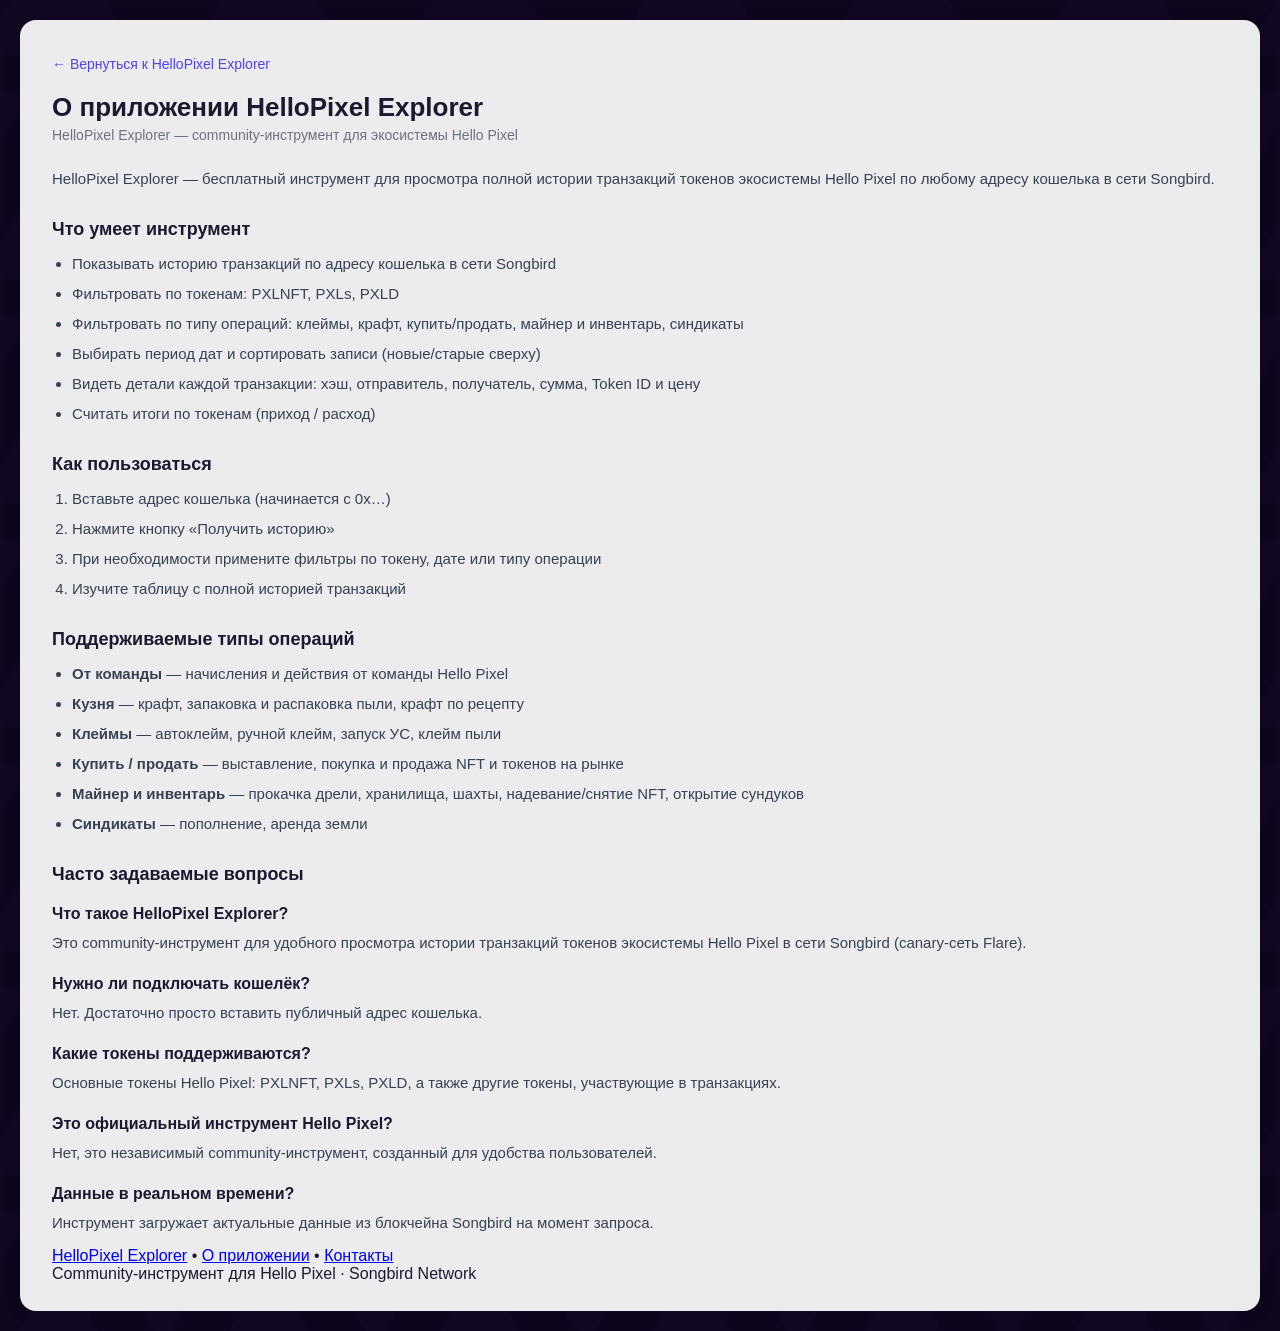
<file: about.html>
<!DOCTYPE html>
<html lang="ru">
<head>
    <meta charset="UTF-8" />
    <meta name="viewport" content="width=device-width, initial-scale=1.0, maximum-scale=1.0, user-scalable=no" />
    <title>О приложении — HelloPixel Explorer / Songbird Explorer</title>
    <meta name="description" content="Что такое HelloPixel Explorer (Songbird Explorer) — бесплатный инструмент для просмотра истории транзакций токенов Hello Pixel в сети Songbird.">
    <meta name="theme-color" content="#0f172a" />
    <link rel="stylesheet" href="style.css" />

    <style>
        .about-content h2 {
            font-size: 18px;
            margin: 28px 0 12px 0;
            color: #1a1a2e;
        }
        .about-content h3 {
            font-size: 16px;
            margin: 20px 0 8px 0;
            color: #1a1a2e;
        }
        .about-content p {
            font-size: 15px;
            line-height: 1.6;
            color: #374151;
            margin-bottom: 12px;
        }
        .about-content ul, .about-content ol {
            margin: 12px 0 16px 20px;
            color: #374151;
            font-size: 15px;
            line-height: 1.6;
        }
        .about-content li {
            margin-bottom: 6px;
        }
        .back-link {
            display: inline-block;
            margin-top: 8px;
            margin-bottom: 20px;
            color: #4f46e5;
            text-decoration: none;
            font-size: 14px;
            font-weight: 500;
        }
        .back-link:hover {
            text-decoration: underline;
        }
        .lead {
            font-size: 16px;
            line-height: 1.6;
            color: #1a1a2e;
            margin-bottom: 20px;
        }
    </style>
</head>
<body>
    <div class="container">
        <div class="card">
            <a href="./index.html" class="back-link">← Вернуться к HelloPixel Explorer</a>

            <h1>О приложении HelloPixel Explorer</h1>
            <p class="subtitle">HelloPixel Explorer — community-инструмент для экосистемы Hello Pixel</p>

            <div class="about-content">
                <p class="lead">
                    HelloPixel Explorer — бесплатный инструмент для просмотра полной истории транзакций токенов экосистемы Hello Pixel по любому адресу кошелька в сети Songbird.
                </p>

                <h2>Что умеет инструмент</h2>
                <ul>
                    <li>Показывать историю транзакций по адресу кошелька в сети Songbird</li>
                    <li>Фильтровать по токенам: PXLNFT, PXLs, PXLD</li>
                    <li>Фильтровать по типу операций: клеймы, крафт, купить/продать, майнер и инвентарь, синдикаты</li>
                    <li>Выбирать период дат и сортировать записи (новые/старые сверху)</li>
                    <li>Видеть детали каждой транзакции: хэш, отправитель, получатель, сумма, Token ID и цену</li>
                    <li>Считать итоги по токенам (приход / расход)</li>
                </ul>

                <h2>Как пользоваться</h2>
                <ol>
                    <li>Вставьте адрес кошелька (начинается с 0x…)</li>
                    <li>Нажмите кнопку «Получить историю»</li>
                    <li>При необходимости примените фильтры по токену, дате или типу операции</li>
                    <li>Изучите таблицу с полной историей транзакций</li>
                </ol>

                <h2>Поддерживаемые типы операций</h2>
                <ul>
                    <li><strong>От команды</strong> — начисления и действия от команды Hello Pixel</li>
                    <li><strong>Кузня</strong> — крафт, запаковка и распаковка пыли, крафт по рецепту</li>
                    <li><strong>Клеймы</strong> — автоклейм, ручной клейм, запуск УС, клейм пыли</li>
                    <li><strong>Купить / продать</strong> — выставление, покупка и продажа NFT и токенов на рынке</li>
                    <li><strong>Майнер и инвентарь</strong> — прокачка дрели, хранилища, шахты, надевание/снятие NFT, открытие сундуков</li>
                    <li><strong>Синдикаты</strong> — пополнение, аренда земли</li>
                </ul>

                <h2>Часто задаваемые вопросы</h2>

                <h3>Что такое HelloPixel Explorer?</h3>
                <p>Это community-инструмент для удобного просмотра истории транзакций токенов экосистемы Hello Pixel в сети Songbird (canary-сеть Flare).</p>

                <h3>Нужно ли подключать кошелёк?</h3>
                <p>Нет. Достаточно просто вставить публичный адрес кошелька.</p>

                <h3>Какие токены поддерживаются?</h3>
                <p>Основные токены Hello Pixel: PXLNFT, PXLs, PXLD, а также другие токены, участвующие в транзакциях.</p>

                <h3>Это официальный инструмент Hello Pixel?</h3>
                <p>Нет, это независимый community-инструмент, созданный для удобства пользователей.</p>

                <h3>Данные в реальном времени?</h3>
                <p>Инструмент загружает актуальные данные из блокчейна Songbird на момент запроса.</p>
            </div>

            <!-- Футер -->
            <footer class="site-footer">
                <div class="footer-links">
                    <a href="./index.html">HelloPixel Explorer</a>
                    <span class="footer-separator">•</span>
                    <a href="about.html">О приложении</a>
                    <span class="footer-separator">•</span>
                    <a href="contacts.html">Контакты</a>
                </div>
                <div class="footer-copy">
                    Community-инструмент для Hello Pixel · Songbird Network
                </div>
            </footer>
        </div>
    </div>
</body>
</html>
</file>
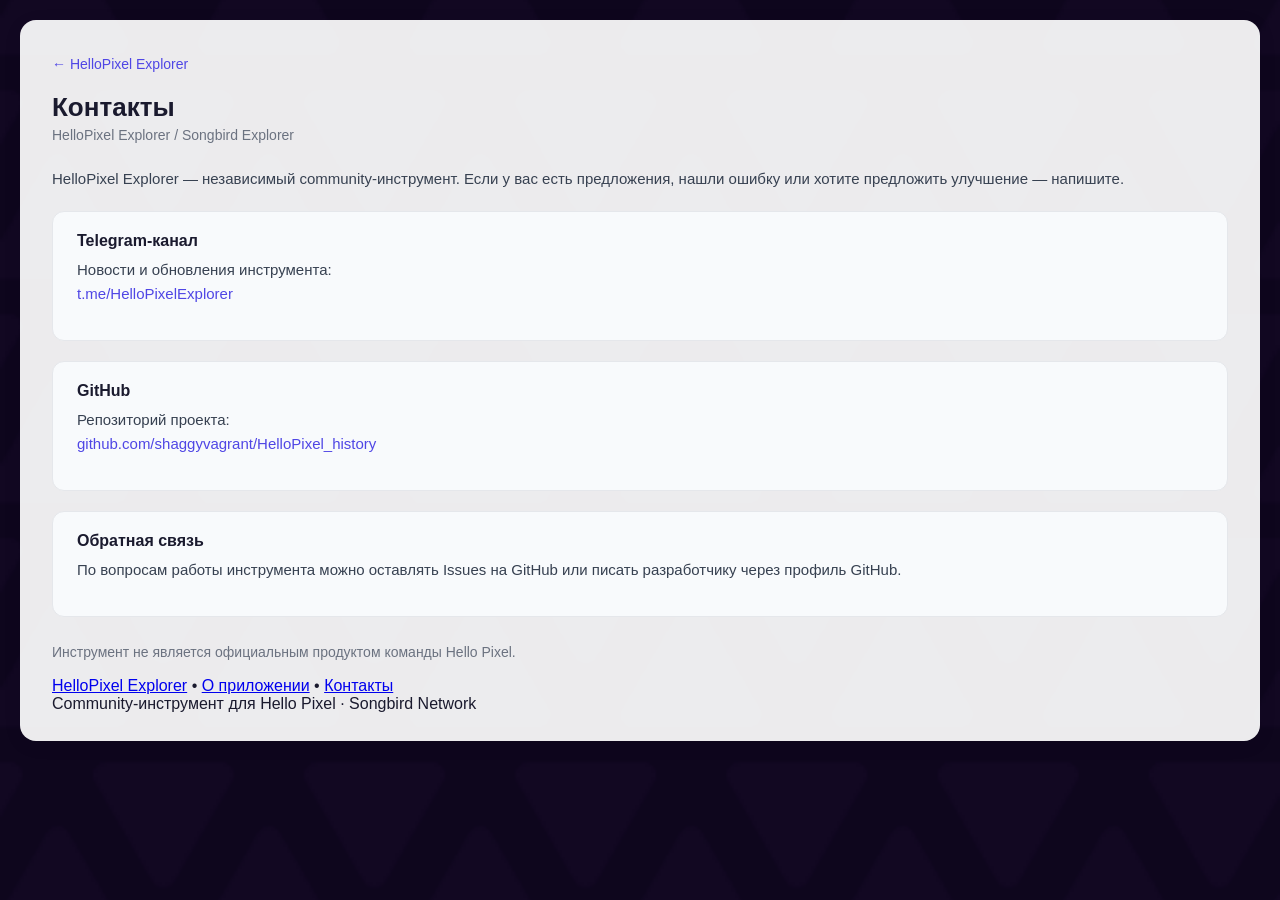
<file: contacts.html>
<!DOCTYPE html>
<html lang="ru">
<head>
    <meta charset="UTF-8" />
    <meta name="viewport" content="width=device-width, initial-scale=1.0, maximum-scale=1.0, user-scalable=no" />
    <title>Контакты — HelloPixel Explorer</title>
    <meta name="description" content="Контакты разработчика HelloPixel Explorer (Songbird Explorer) — community-инструмента для просмотра истории транзакций Hello Pixel.">
    <meta name="theme-color" content="#0f172a" />
    <link rel="stylesheet" href="style.css" />

    <style>
        .contacts-content p {
            font-size: 15px;
            line-height: 1.6;
            color: #374151;
            margin-bottom: 14px;
        }
        .contacts-content a {
            color: #4f46e5;
            text-decoration: none;
            font-weight: 500;
        }
        .contacts-content a:hover {
            text-decoration: underline;
        }
        .back-link {
            display: inline-block;
            margin-top: 8px;
            margin-bottom: 20px;
            color: #4f46e5;
            text-decoration: none;
            font-size: 14px;
            font-weight: 500;
        }
        .back-link:hover {
            text-decoration: underline;
        }
        .contact-card {
            background: #f8fafc;
            border: 1px solid #e5e7eb;
            border-radius: 12px;
            padding: 20px 24px;
            margin: 20px 0;
        }
        .contact-card h3 {
            font-size: 16px;
            margin-bottom: 8px;
            color: #1a1a2e;
        }
    </style>
</head>
<body>
    <div class="container">
        <div class="card">
            <a href="./index.html" class="back-link">← HelloPixel Explorer</a>

            <h1>Контакты</h1>
            <p class="subtitle">HelloPixel Explorer / Songbird Explorer</p>

            <div class="contacts-content">
                <p>
                    HelloPixel Explorer — независимый community-инструмент.
                    Если у вас есть предложения, нашли ошибку или хотите предложить улучшение — напишите.
                </p>
                <div class="contact-card">
                    <h3>Telegram-канал</h3>
                    <p>
                        Новости и обновления инструмента:<br>
                        <a href="https://t.me/HelloPixelExplorer" target="_blank" rel="noopener">
                            t.me/HelloPixelExplorer
                        </a>
                    </p>
                </div>

                <div class="contact-card">
                    <h3>GitHub</h3>
                    <p>
                        Репозиторий проекта:<br>
                        <a href="https://github.com/shaggyvagrant/HelloPixel_history" target="_blank" rel="noopener">
                            github.com/shaggyvagrant/HelloPixel_history
                        </a>
                    </p>
                </div>

                <div class="contact-card">
                    <h3>Обратная связь</h3>
                    <p>
                        По вопросам работы инструмента можно оставлять Issues на GitHub
                        или писать разработчику через профиль GitHub.
                    </p>
                </div>

                <p style="margin-top: 24px; color: #6b7280; font-size: 14px;">
                    Инструмент не является официальным продуктом команды Hello Pixel.
                </p>
            </div>

            <!-- Футер -->
            <footer class="site-footer">
                <div class="footer-links">
                    <a href="./index.html">HelloPixel Explorer</a>
                    <span class="footer-separator">•</span>
                    <a href="about.html">О приложении</a>
                    <span class="footer-separator">•</span>
                    <a href="contacts.html">Контакты</a>
                </div>
                <div class="footer-copy">
                    Community-инструмент для Hello Pixel · Songbird Network
                </div>
            </footer>
        </div>
    </div>
</body>
</html>
</file>
<file: style.css>
/* style.css — Стили для Songbird Explorer */

* {
    margin: 0;
    padding: 0;
    box-sizing: border-box;
}

/* ----- Фоновое изображение ----- */
body {
    font-family: -apple-system, BlinkMacSystemFont, 'Segoe UI', Roboto, sans-serif;
    background-image: url('bg-KB84Wn3A.png');
    background-size: cover;
    background-position: center;
    background-attachment: fixed;
    background-repeat: no-repeat;
    padding: 20px;
    color: #1a1a2e;
}

.card {
    background: rgba(255, 255, 255, 0.92);
    border-radius: 16px;
    box-shadow: 0 4px 20px rgba(0, 0, 0, 0.06);
    padding: 28px 32px;
}

.container {
    max-width: 1300px;
    margin: 0 auto;
}

h1 {
    font-size: 26px;
    font-weight: 700;
    margin-bottom: 4px;
    color: #1a1a2e;
}

.subtitle {
    color: #6b7280;
    font-size: 14px;
    margin-bottom: 24px;
}

/* ----- Форма ввода ----- */
.form-group {
    display: flex;
    gap: 12px;
    flex-wrap: wrap;
    margin-bottom: 12px;
}

.input-wrapper {
    flex: 1;
    min-width: 200px;
}
.input-wrapper input {
    width: 100%;
    padding: 10px 16px;
    border: 1.5px solid #e5e7eb;
    border-radius: 10px;
    font-size: 14px;
    background: #fafbfc;
    transition: border-color 0.2s, box-shadow 0.2s;
}
.input-wrapper input:focus {
    outline: none;
    border-color: #4f46e5;
    box-shadow: 0 0 0 4px rgba(79, 70, 229, 0.08);
}

.form-group select {
    padding: 10px 16px;
    border: 1.5px solid #e5e7eb;
    border-radius: 10px;
    font-size: 14px;
    background: #fafbfc;
    min-width: 160px;
    transition: border-color 0.2s, box-shadow 0.2s;
}
.form-group select:focus {
    outline: none;
    border-color: #4f46e5;
    box-shadow: 0 0 0 4px rgba(79, 70, 229, 0.08);
}

.form-group button {
    padding: 10px 28px;
    background: #4f46e5;
    color: white;
    border: none;
    border-radius: 10px;
    font-size: 14px;
    font-weight: 600;
    cursor: pointer;
    transition: background 0.2s, transform 0.1s;
    white-space: nowrap;
}
.form-group button:hover {
    background: #4338ca;
}
.form-group button:active {
    transform: scale(0.97);
}
.form-group button:disabled {
    opacity: 0.5;
    cursor: not-allowed;
    transform: none;
}

/* ----- Статус-сообщение ----- */
.status-message {
    padding: 10px 14px;
    border-radius: 8px;
    font-size: 14px;
    margin: 8px 0 16px 0;
    display: none;
}
.status-message.success {
    display: block;
    background: #ecfdf5;
    color: #065f46;
    border: 1px solid #a7f3d0;
}
.status-message.error {
    display: block;
    background: #fef2f2;
    color: #991b1b;
    border: 1px solid #fca5a5;
}
.status-message.info {
    display: block;
    background: #eff6ff;
    color: #1e40af;
    border: 1px solid #93c5fd;
}

/* ----- Статистика ----- */
.stats {
    display: flex;
    gap: 28px;
    flex-wrap: wrap;
    margin: 12px 0 16px 0;
    padding: 12px 20px;
    background: #f8fafc;
    border-radius: 10px;
    border: 1px solid #e9edf2;
}
.stats span {
    font-size: 14px;
    color: #4b5563;
}
.stats strong {
    color: #1a1a2e;
}

/* ----- Фильтры ----- */
.filters {
    padding: 0;
    overflow: hidden;
    transition: all 0.3s ease;
    background: #f9fafb;
    border-radius: 10px;
    border: 1px solid #e9edf2;
    margin-bottom: 16px;
}

.filters-header {
    display: flex;
    justify-content: space-between;
    align-items: center;
    padding: 12px 16px;
    cursor: pointer;
    user-select: none;
    transition: background 0.2s;
    background: #f9fafb;
    border-radius: 10px 10px 0 0;
}
.filters-header:hover {
    background: #f3f4f6;
}

.filters-title {
    font-weight: 600;
    font-size: 15px;
    color: #1a1a2e;
}

.filters-toggle {
    background: none;
    border: none;
    cursor: pointer;
    padding: 4px;
    color: #6b7280;
    transition: transform 0.3s ease, color 0.2s;
    line-height: 1;
}
.filters-toggle:hover {
    color: #1a1a2e;
}

.filters-toggle .toggle-icon {
    transition: transform 0.2s ease;
}
.filters-toggle.collapsed .toggle-icon {
    transform: rotate(180deg);
}

.filters-content {
    padding: 0 16px 16px 16px;
    overflow: hidden;
    transition: max-height 0.4s ease, padding 0.3s ease;
    max-height: 2000px;
}

.filters-content.collapsed {
    max-height: 0;
    padding: 0 16px;
}

.filters-content .filter-group:first-child {
    margin-top: 0;
}
.filters-content .filter-group {
    padding: 8px 0;
}

.filter-group {
    display: flex;
    gap: 16px;
    flex-wrap: wrap;
    align-items: center;
}
.filter-group label {
    display: flex;
    align-items: center;
    gap: 6px;
    font-size: 14px;
    cursor: pointer;
    color: #4b5563;
    user-select: none;
}
.filter-group input[type="checkbox"] {
    width: 16px;
    height: 16px;
    accent-color: #4f46e5;
    cursor: pointer;
}
.filter-label {
    font-weight: 600;
    color: #1a1a2e;
    font-size: 14px;
    margin-right: 4px;
}
.method-filters {
    border-top: 1px dashed #e5e7eb;
    padding-top: 10px;
}
.method-filters label {
    background: white;
    padding: 4px 12px;
    border-radius: 20px;
    border: 1px solid #e5e7eb;
    transition: all 0.2s;
}
.method-filters label:hover {
    background: #f3f4f6;
}
.method-filters label:has(input:checked) {
    background: #eef2ff;
    border-color: #4f46e5;
}

/* ----- Пагинация (общие кнопки) ----- */
.pagination {
    display: flex;
    align-items: center;
    justify-content: space-between;
    gap: 16px;
    flex-wrap: wrap;
    margin: 16px 0 12px 0;
    padding: 8px 4px;
}
.pagination button {
    padding: 8px 18px;
    background: #f3f4f6;
    border: 1px solid #e5e7eb;
    border-radius: 8px;
    font-size: 14px;
    cursor: pointer;
    transition: background 0.2s;
    font-weight: 500;
}
.pagination button:hover:not(:disabled) {
    background: #e5e7eb;
}
.pagination button:disabled {
    opacity: 0.4;
    cursor: not-allowed;
}

/* ===== КНОПКА "ЗАГРУЗИТЬ ЕЩЁ" ===== */
.pagination .load-more-btn,
.pagination .load-more-btn:not(:disabled) {
    background-color: #0d9488 !important;
    color: #ffffff !important;
    border: 2px solid #0d9488 !important;
    border-radius: 8px !important;
    padding: 10px 22px !important;
    font-size: 15px !important;
    font-weight: 700 !important;
    cursor: pointer !important;
    box-shadow: 0 2px 6px rgba(13, 148, 136, 0.4) !important;
    transition: background-color 0.2s, transform 0.1s !important;
    opacity: 1 !important;
    text-shadow: none !important;
    letter-spacing: 0.3px !important;
}
.pagination .load-more-btn:hover:not(:disabled) {
    background-color: #0f766e !important;
    border-color: #0f766e !important;
    transform: scale(1.02) !important;
}
.pagination .load-more-btn:active:not(:disabled) {
    transform: scale(0.97) !important;
}
.pagination .load-more-btn:disabled {
    background-color: #6b7280 !important;
    border-color: #6b7280 !important;
    color: #f3f4f6 !important;
    opacity: 0.7 !important;
    cursor: not-allowed !important;
    box-shadow: none !important;
    transform: none !important;
}
.pagination .load-more-btn .spinner {
    border: 2px solid #ffffff !important;
    border-top: 2px solid transparent !important;
    width: 16px !important;
    height: 16px !important;
    display: inline-block !important;
    vertical-align: middle !important;
    margin-right: 8px !important;
    border-radius: 50% !important;
    animation: spin 0.8s linear infinite !important;
}

@keyframes spin {
    to { transform: rotate(360deg); }
}

/* Кнопки "Первая" и "Последняя" */
.pagination .firstPageBtn,
.pagination .lastPageBtn {
    padding: 8px 14px;
    background: #f3f4f6;
    border: 1px solid #e5e7eb;
    border-radius: 8px;
    font-size: 13px;
    cursor: pointer;
    transition: background 0.2s;
    font-weight: 500;
}
.pagination .firstPageBtn:hover:not(:disabled),
.pagination .lastPageBtn:hover:not(:disabled) {
    background: #e5e7eb;
}
.pagination .firstPageBtn:disabled,
.pagination .lastPageBtn:disabled {
    opacity: 0.4;
    cursor: not-allowed;
}

/* ----- Номера страниц ----- */
.page-numbers {
    display: flex;
    gap: 4px;
    align-items: center;
    flex-wrap: wrap;
}

.page-number {
    min-width: 34px;
    width: 34px;
    height: 34px;
    padding: 0;
    border: 2px solid #D1D5DB;
    border-radius: 8px;
    background: #F3F4F6;
    color: #77677B;
    font-size: 14px;
    font-weight: 600;
    cursor: pointer;
    transition: all 0.2s ease;
    display: flex;
    align-items: center;
    justify-content: center;
    line-height: 1;
}
.page-number:hover:not(.active):not(:disabled) {
    background: #e5e7eb;
    border-color: #b0b8c4;
    transform: scale(1.02);
}
.page-number.active {
    background: #301B66;
    color: #8527D4;
    border-color: #8527D4;
}
.page-number:disabled {
    opacity: 0.5;
    cursor: not-allowed;
    transform: none;
}
.page-number:disabled.active {
    opacity: 1;
    cursor: default;
}
.page-number.ellipsis {
    border: none;
    background: transparent;
    color: #6b7280;
    cursor: default;
    width: auto;
    min-width: 20px;
}
.page-number.ellipsis:hover {
    background: transparent;
    transform: none;
}

/* ----- Индикатор загрузки в таблице ----- */
.loading-indicator {
    text-align: center;
    padding: 20px;
    color: #4b5563;
    font-size: 14px;
}
.loading-indicator .spinner {
    border: 2px solid #4f46e5 !important;
    border-top: 2px solid transparent !important;
    width: 20px !important;
    height: 20px !important;
    display: inline-block !important;
    vertical-align: middle !important;
    margin-right: 8px !important;
    border-radius: 50% !important;
    animation: spin 0.8s linear infinite !important;
}

/* ----- Таблица (десктоп) ----- */
.table-wrap {
    overflow-x: auto;
    border-radius: 10px;
    border: 1px solid #f0f0f0;
}
table {
    width: 100%;
    border-collapse: collapse;
    font-size: 13px;
}
th {
    text-align: left;
    padding: 12px 12px;
    background: #f9fafb;
    font-weight: 600;
    color: #4b5563;
    border-bottom: 2px solid #e5e7eb;
    white-space: nowrap;
}
td {
    padding: 11px 12px;
    border-bottom: 1px solid #f3f4f6;
    vertical-align: middle;
    word-break: break-all;
}
tr:hover td {
    background: #fafbfc;
}
.hash {
    font-family: 'Monaco', 'Menlo', 'Cascadia Code', monospace;
    font-size: 12px;
    color: #4f46e5;
    text-decoration: none;
}
.hash:hover {
    text-decoration: underline;
}
.token-symbol {
    color: #6b7280;
    font-weight: 500;
    font-size: 13px;
}
.badge {
    display: inline-block;
    padding: 2px 10px;
    border-radius: 20px;
    font-size: 11px;
    font-weight: 500;
}
.badge-erc20 {
    background: #dbeafe;
    color: #1e40af;
}
.badge-erc721 {
    background: #fce7f3;
    color: #9d174d;
}
.badge-erc1155 {
    background: #d1fae5;
    color: #065f46;
}
.amount {
    font-family: 'Monaco', 'Menlo', monospace;
    font-size: 12px;
    font-weight: 500;
    white-space: nowrap;
}
.amount.incoming {
    color: #059669;
}
.amount.outgoing {
    color: #dc2626;
}
.method-tag {
    display: inline-block;
    padding: 3px 12px;
    border-radius: 12px;
    font-size: 11px;
    font-family: monospace;
    font-weight: 500;
}
.method-mintForOne {
    background: #dbeafe;
    color: #1e40af;
}
.method-burn {
    background: #fee2e2;
    color: #991b1b;
}
.method-createOrder {
    background: #d1fae5;
    color: #065f46;
}
.method-executeOrder {
    background: #fef3c7;
    color: #92400e;
}
.method-claimFreeChest {
    background: #fce7f3;
    color: #9d174d;
}
.method-start {
    background: #dbeafe;
    color: #1e40af;
}
.method-stop {
    background: #f87171;
    color: #7f1d1d;
}
.method-returnDroneAndClaimReward {
    background: #e0e7ff;
    color: #3730a3;
}
.method-purchaseChestForPXLs {
    background: #d1fae5;
    color: #065f46;
}
.method-popolnenie_sindikata {
    background: #fcd34d;
    color: #78350f;
}
.method-prokachka_hranilisha {
    background: #a78bfa;
    color: #ffffff;
}
.method-prokachka_dreli {
    background: #c084fc;
    color: #3b0764;
}
.method-equip {
    background: #34d399;
    color: #064e3b;
}
.method-unequip {
    background: #fbbf24;
    color: #78350f;
}
.method-craft {
    background: #f472b6;
    color: #831843;
}
.method-cancelOrder {
    background: #60a5fa;
    color: #1e3a8a;
}
.method-claimForUser {
    background: #a78bfa;
    color: #ffffff;
}
.method-claimReward {
    background: #fcd34d;
    color: #78350f;
}
.method-unknown {
    background: #f3f4f6;
    color: #6b7280;
}
.method-transfer {
    background: #e0e7ff;
    color: #3730a3;
}
.method-other {
    background: #f3f4f6;
    color: #4b5563;
}
.method-upgradeMine {
    background: #6ee7b7;
    color: #064e3b;
}
.method-mint {
    background: #fcd34d;
    color: #78350f;
}
.method-raspakovka_pyli {
    background: #fbbf24;
    color: #78350f;
}

.empty-state {
    text-align: center;
    padding: 40px 20px;
    color: #9ca3af;
    font-size: 14px;
}
.token-id, .price {
    font-family: 'Monaco', 'Menlo', monospace;
    font-size: 12px;
    white-space: nowrap;
}
.token-link {
    color: #4f46e5;
    text-decoration: underline;
    cursor: pointer;
    font-weight: 500;
    transition: color 0.2s;
}
.token-link:hover {
    color: #1e1b4b;
}

/* ----- Desktop helpers for new cell classes ----- */
.col-date .date-cell {
    display: flex;
    flex-direction: column;
    line-height: 1.4;
}
.col-date .date-part,
.col-date .time-part {
    font-weight: 600;
}
.col-method .method-tag {
    display: inline-block;
    padding: 4px 10px;
    border-radius: 12px;
    font-size: 11px;
    font-family: monospace;
    font-weight: 500;
    word-wrap: break-word;
    overflow-wrap: break-word;
    word-break: keep-all;
    white-space: normal;
    max-width: 100%;
    line-height: 1.4;
    text-align: left;
}
.col-token .token-symbol {
    color: #6b7280;
    font-weight: 500;
    font-size: 13px;
}



/* ----- Фильтр по токену ----- */
.token-filter-group {
    border-top: 1px dashed #e5e7eb;
    padding-top: 10px;
    margin-top: 4px;
}
.token-filter-group select {
    padding: 6px 12px;
    border: 1.5px solid #e5e7eb;
    border-radius: 8px;
    font-size: 14px;
    background: white;
    cursor: pointer;
    transition: border-color 0.2s;
    min-width: 120px;
}
.token-filter-group select:focus {
    outline: none;
    border-color: #4f46e5;
    box-shadow: 0 0 0 3px rgba(79, 70, 229, 0.08);
}

.method-unlockSlot {
    background: #a78bfa;  /* фиолетовый */
    color: #ffffff;
}

.method-lock {
    background: #f59e0b;  /* янтарный */
    color: #78350f;
}
.method-unlock {
    background: #10b981;  /* изумрудный */
    color: #064e3b;
}



/* ----- Группировка фильтров ----- */
.filter-group-collapsible {
    border-bottom: none;           /* убираем разделитель */
    padding: 0;
}
.filter-group-collapsible:last-child {
    border-bottom: none;
}

.group-header {
    display: flex;
    justify-content: space-between;
    align-items: center;
    padding: 2px 4px;              /* уменьшено */
    cursor: pointer;
    user-select: none;
    border-radius: 6px;
    transition: background 0.2s;
}
.group-header:hover {
    background: #f3f4f6;
}

.group-title {
    font-weight: 600;
    font-size: 13px;
    color: #1a1a2e;
}

.group-toggle {
    background: none;
    border: none;
    cursor: pointer;
    padding: 2px;
    color: #6b7280;
    transition: transform 0.3s ease;
    line-height: 1;
}
.group-toggle:hover {
    color: #1a1a2e;
}
.group-toggle .group-icon {
    transition: transform 0.3s ease;
}
.group-toggle.collapsed .group-icon {
    transform: rotate(180deg);
}

.group-content {
    padding: 0 4px 4px 4px;        /* уменьшено */
    overflow: hidden;
    transition: max-height 0.3s ease, padding 0.3s ease;
    max-height: 500px;
}
.group-content.collapsed {
    max-height: 0;
    padding: 0 4px;
}
.group-content label {
    display: flex;
    align-items: center;
    gap: 6px;
    padding: 0;                    /* убраны отступы */
    font-size: 13px;
    cursor: pointer;
    color: #4b5563;
}
.group-content label:hover {
    color: #1a1a2e;
}
.group-content label input[type="checkbox"] {
    width: 14px;
    height: 14px;
    accent-color: #4f46e5;
    cursor: pointer;
}

/* ----- Инструменты (Advanced) ----- */
.advanced-tools {
    padding: 6px 0;
    display: flex;
    flex-wrap: wrap;
    gap: 12px;
    align-items: center;
}

.advanced-checkbox {
    display: flex;
    align-items: center;
    gap: 8px;
    font-size: 13px;
    color: #4b5563;
    cursor: pointer;
    user-select: none;
}
.advanced-checkbox input[type="checkbox"] {
    width: 16px;
    height: 16px;
    accent-color: #4f46e5;
    cursor: pointer;
}
.advanced-checkbox:hover {
    color: #1a1a2e;
}

/* ----- Фильтр по редкости NFT ----- */
.rarity-filter-wrapper {
    display: flex;
    align-items: center;
    gap: 8px;
    font-size: 13px;
    color: #4b5563;
}

.rarity-filter-label {
    font-weight: 500;
    color: #4b5563;
}

.rarity-filter-wrapper select {
    padding: 4px 10px;
    border: 1.5px solid #e5e7eb;
    border-radius: 8px;
    font-size: 13px;
    background: white;
    cursor: pointer;
    transition: border-color 0.2s;
    min-width: 120px;
}
.rarity-filter-wrapper select:focus {
    outline: none;
    border-color: #4f46e5;
    box-shadow: 0 0 0 3px rgba(79, 70, 229, 0.08);
}
.rarity-filter-wrapper select:disabled {
    opacity: 0.5;
    cursor: not-allowed;
}


/* Стили для группы "Тип транзакции" */
.filter-group-collapsible .group-content label:has(.tx-type-filter) {
    padding: 4px 8px;
    background: #f8fafc;
    border-radius: 6px;
    transition: background 0.2s;
}

.filter-group-collapsible .group-content label:has(.tx-type-filter:checked) {
    background: #eef2ff;
    border-left: 3px solid #4f46e5;
    padding-left: 5px;
}



/* Блок "Итоги по токенам" */
.stats-summary {
    background: #f8fafc;
    border-radius: 10px;
    border: 1px solid #e9edf2;
    margin-bottom: 12px;
    overflow: hidden;
}

.summary-header {
    display: flex;
    justify-content: space-between;
    align-items: center;
    padding: 10px 16px;
    cursor: pointer;
    user-select: none;
    transition: background 0.2s;
}
.summary-header:hover {
    background: #f1f5f9;
}

.summary-title {
    font-weight: 600;
    font-size: 15px;
    color: #1a1a2e;
}

.summary-toggle {
    background: none;
    border: none;
    cursor: pointer;
    padding: 4px;
    color: #6b7280;
    transition: transform 0.3s ease;
    line-height: 1;
}
.summary-toggle:hover {
    color: #1a1a2e;
}
.summary-toggle .toggle-icon {
    transition: transform 0.2s ease;
}
.summary-toggle.collapsed .toggle-icon {
    transform: rotate(180deg);
}

.summary-content {
    padding: 0 16px 16px 16px;
    overflow: hidden;
    transition: max-height 0.3s ease, padding 0.3s ease;
    max-height: 500px;
}
.summary-content.collapsed {
    max-height: 0;
    padding: 0 16px;
}

.summary-table {
    width: 100%;
    border-collapse: collapse;
    font-size: 14px;
}
.summary-table th {
    text-align: left;
    padding: 8px 12px;
    background: #f1f5f9;
    font-weight: 600;
    color: #4b5563;
    border-bottom: 1px solid #e5e7eb;
}
.summary-table td {
    padding: 8px 12px;
    border-bottom: 1px solid #f3f4f6;
}
.summary-table .token-cell {
    font-weight: 600;
}
.summary-table .positive {
    color: #059669;
}
.summary-table .negative {
    color: #dc2626;
}
.summary-table .total-positive {
    color: #059669;
    font-weight: 700;
}
.summary-table .total-negative {
    color: #dc2626;
    font-weight: 700;
}
.summary-table .total-zero {
    color: #6b7280;
    font-weight: 700;
}



/* =====================================================
   МОБИЛЬНЫЕ КАРТОЧКИ (v4 — простая и ровная вёрстка)
   ===================================================== */
@media (max-width: 768px) {
    .page-number {
        min-width: 30px;
        width: 30px;
        height: 30px;
        font-size: 12px;
    }
    .pagination .firstPageBtn,
    .pagination .lastPageBtn {
        display: none;
    }

    .card {
        padding: 16px;
    }
    .form-group {
        flex-direction: column;
    }
    .form-group input,
    .form-group select,
    .form-group button {
        width: 100%;
        min-width: unset;
    }
    .stats {
        flex-direction: column;
        gap: 6px;
    }
    .filter-group {
        flex-direction: column;
        align-items: flex-start;
        gap: 8px;
    }
    .method-filters label {
        font-size: 12px;
        padding: 2px 10px;
    }
    .pagination {
        flex-direction: column;
        align-items: stretch;
    }
    .pagination button {
        text-align: center;
    }

    .table-wrap thead {
        display: none;
    }

    .table-wrap {
        border: none;
        overflow: visible;
    }

    table {
        display: block;
        width: 100%;
    }

    tbody {
        display: flex;
        flex-direction: column;
        gap: 10px;
    }

    /* Карточка */
    tbody tr {
        display: flex;
        flex-direction: column;
        background: #ffffff;
        border: 1px solid #e5e7eb;
        border-radius: 14px;
        padding: 14px 16px 12px;
        box-shadow: 0 2px 6px rgba(0, 0, 0, 0.04);
        gap: 0;
    }

    tbody tr:hover td {
        background: transparent !important;
    }

    /* Базовая строка поля */
    tbody td {
        display: flex !important;
        flex-direction: row;
        align-items: center;
        justify-content: space-between;
        padding: 5px 0 !important;
        border: none !important;
        font-size: 13px;
        line-height: 1.35;
        word-break: normal !important;
        overflow-wrap: normal !important;
        max-width: none !important;
        width: auto !important;
        min-width: 0 !important;
    }

    /* Подпись слева */
    tbody td::before {
        content: attr(data-label);
        font-weight: 600;
        color: #6b7280;
        font-size: 12px;
        flex: 0 0 78px;
        margin-right: 8px;
    }

    /* Значение справа */
    tbody td .cell-value {
        flex: 1 1 auto;
        text-align: right;
        min-width: 0;
    }

    /* ===== Шапка карточки: Дата + Сумма ===== */
    tbody td.col-date {
        order: -30;
        padding-bottom: 2px !important;
    }
    tbody td.col-date::before {
        display: none;
    }
    tbody td.col-date .date-cell {
        display: flex;
        flex-direction: row;
        gap: 6px;
        font-size: 13px;
        color: #6b7280;
        font-weight: 500;
    }
    tbody td.col-date .date-part,
    tbody td.col-date .time-part {
        font-weight: 500;
    }

    tbody td.col-amount {
        order: -29;
        margin-top: -26px;
        margin-bottom: 4px;
        padding: 0 !important;
        justify-content: flex-end;
    }
    tbody td.col-amount::before {
        display: none;
    }
    tbody td.col-amount .amount {
        font-size: 15px;
        font-weight: 700;
    }

    /* Метод */
    tbody td.col-method {
        order: -28;
        justify-content: flex-start;
        padding: 6px 0 10px 0 !important;
        border-bottom: 1px dashed #e5e7eb !important;
        margin-bottom: 6px;
    }
    tbody td.col-method::before {
        display: none;
    }
    tbody td.col-method .method-tag {
        font-size: 12px !important;
        padding: 4px 11px !important;
        border-radius: 10px !important;
        font-family: inherit !important;
        white-space: normal !important;
        text-align: left !important;
        max-width: 100%;
    }

    /* Основные поля */
    tbody td.col-token   { order: -20; }
    tbody td.col-tokenid { order: -19; }
    tbody td.col-price   { order: -18; }
    tbody td.col-hash    { order: -17; }

    /* Скрываем на мобильном */
    tbody td.col-type,
    tbody td.col-from,
    tbody td.col-to {
        display: none !important;
    }

    /* Хэш — без переносов */
    tbody td.col-hash .hash {
        white-space: nowrap !important;
        overflow: hidden;
        text-overflow: ellipsis;
        max-width: 180px;
        display: inline-block;
        font-size: 12px;
    }

    /* Token symbol */
    tbody td.col-token .token-symbol {
        font-weight: 500;
        color: #374151;
    }

    /* Empty state */
    tbody tr td[colspan] {
        display: block !important;
        text-align: center;
        padding: 36px 16px !important;
        border: none !important;
        color: #9ca3af;
    }
    tbody tr td[colspan]::before {
        display: none;
    }
}


/* ----- Фильтр по датам ----- */
.date-filter-group {
    border-top: 1px dashed #e5e7eb;
    padding-top: 10px;
    margin-top: 4px;
    flex-wrap: wrap;
}
.date-range-wrapper {
    display: flex;
    align-items: center;
    gap: 8px;
    flex-wrap: wrap;
}
.date-input {
    padding: 6px 10px;
    border: 1.5px solid #e5e7eb;
    border-radius: 8px;
    font-size: 14px;
    background: white;
    transition: border-color 0.2s;
    min-width: 140px;
}
.date-input:focus {
    outline: none;
    border-color: #4f46e5;
    box-shadow: 0 0 0 3px rgba(79, 70, 229, 0.08);
}
.date-separator {
    color: #6b7280;
    font-weight: 500;
    font-size: 14px;
}
.apply-date-btn {
    padding: 6px 16px;
    background: #4f46e5;
    color: white;
    border: none;
    border-radius: 8px;
    font-size: 14px;
    font-weight: 500;
    cursor: pointer;
    transition: background 0.2s;
    white-space: nowrap;
}
.apply-date-btn:hover {
    background: #4338ca;
}
.apply-date-btn:active {
    transform: scale(0.97);
}
.clear-date-btn {
    padding: 6px 10px;
    background: #f3f4f6;
    color: #6b7280;
    border: 1px solid #e5e7eb;
    border-radius: 8px;
    font-size: 14px;
    cursor: pointer;
    transition: background 0.2s;
    line-height: 1;
}
.clear-date-btn:hover {
    background: #e5e7eb;
}

/* ----- Сортировка ----- */
.sort-filter-group {
    border-top: 1px dashed #e5e7eb;
    padding-top: 10px;
    margin-top: 4px;
    flex-wrap: wrap;
}
.sort-wrapper {
    display: flex;
    gap: 16px;
    align-items: center;
    flex-wrap: wrap;
}
.sort-option {
    display: flex;
    align-items: center;
    gap: 6px;
    font-size: 14px;
    color: #4b5563;
    cursor: pointer;
    user-select: none;
}
.sort-option input[type="radio"] {
    width: 16px;
    height: 16px;
    accent-color: #4f46e5;
    cursor: pointer;
}


/* Итоги по токенам — не превращать в карточки */
.stats-summary table,
.stats-summary .summary-table {
    display: table !important;
    width: 100%;
}
.stats-summary thead {
    display: table-header-group !important;
}
.stats-summary tbody {
    display: table-row-group !important;
}
.stats-summary tr {
    display: table-row !important;
    background: transparent !important;
    border: none !important;
    border-radius: 0 !important;
    padding: 0 !important;
    box-shadow: none !important;
    flex-direction: unset !important;
}
.stats-summary th,
.stats-summary td {
    display: table-cell !important;
    padding: 8px 12px !important;
    border-bottom: 1px solid #f3f4f6 !important;
    text-align: left !important;
    flex-direction: unset !important;
    justify-content: unset !important;
}
.stats-summary td::before {
    content: none !important;
    display: none !important;
}
</file>
